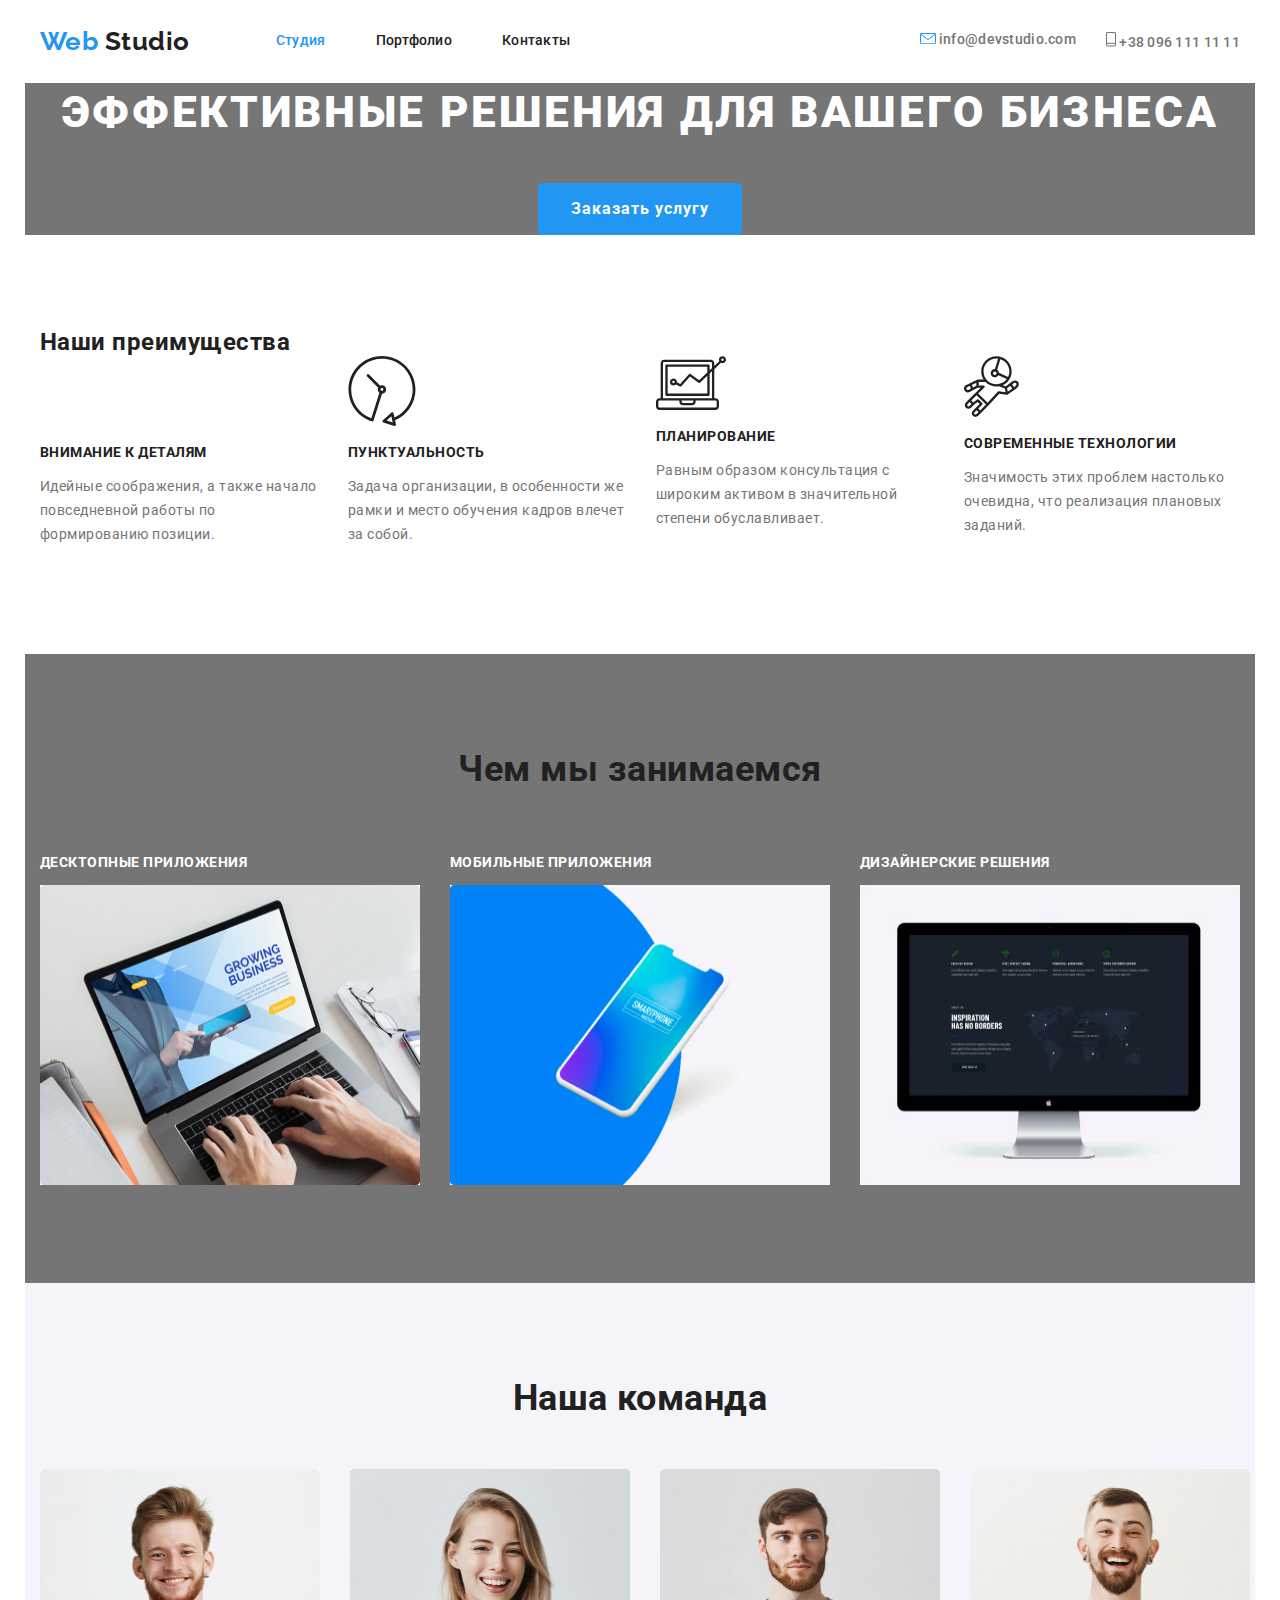
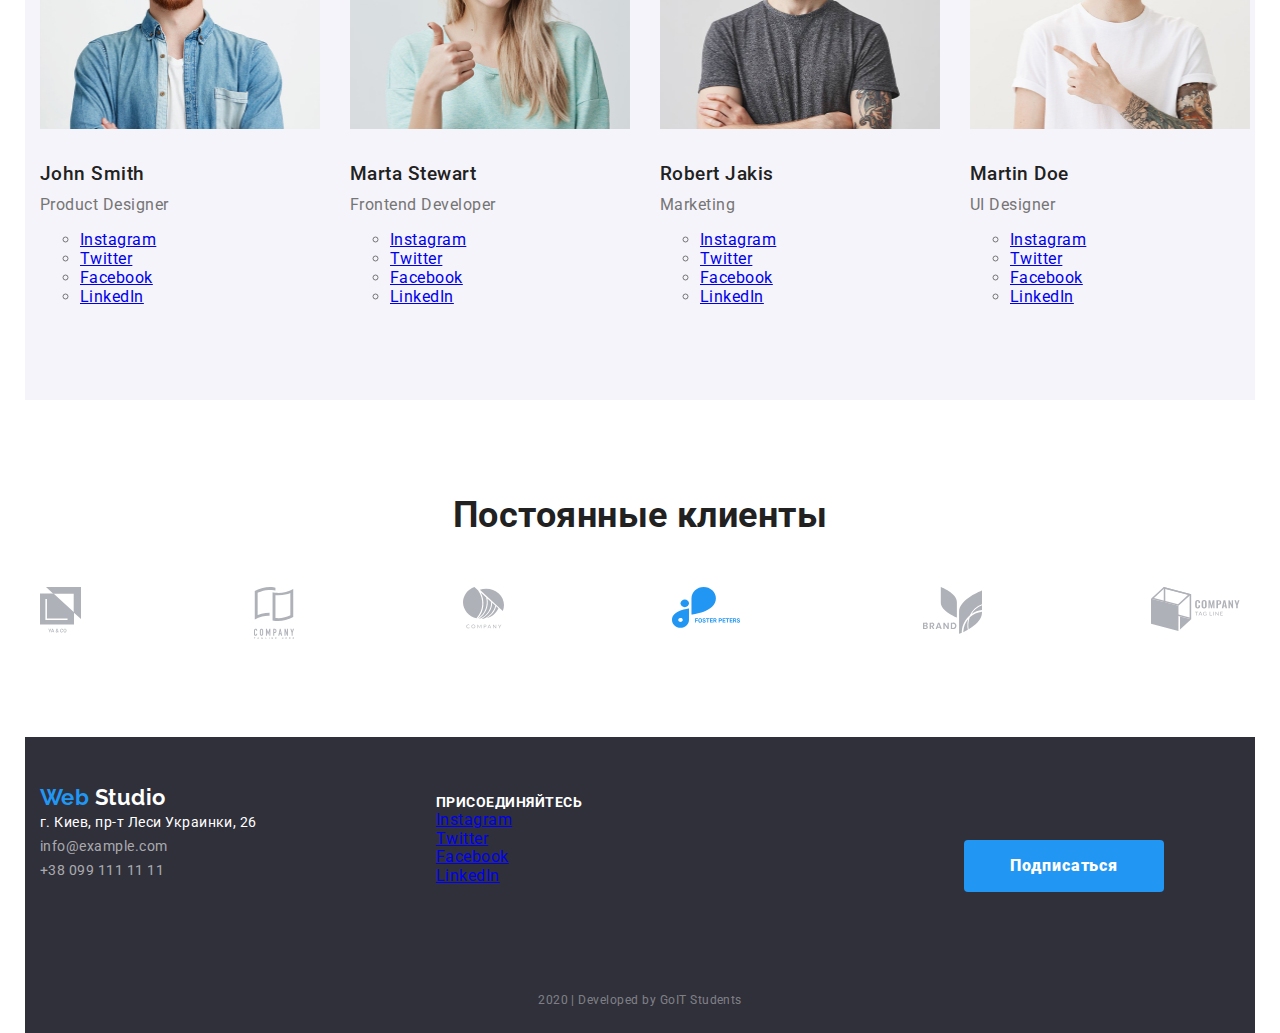
<file: index.html>
<!DOCTYPE html>
<html lang="ru">
  <head>
    <meta charset="UTF-8" />
    <meta name="viewport" content="width=device-width, initial-scale=1.0" />
    <title>Студия</title>
    <link
      href="https://fonts.googleapis.com/css2?family=Raleway:wght@700&family=Roboto:wght@400;500;700;900&display=swap"
      rel="stylesheet"
    />
    <link
      rel="stylesheet"
      href="https://cdnjs.cloudflare.com/ajax/libs/modern-normalize/0.6.0/modern-normalize.min.css"
    />
    <link rel="stylesheet" href="./css/styles.css" />
  </head>
  <body>
    <header>
      <div class="container main-nav">
        <nav class="main-nav">
          <a href="#" class="logo up">Web<span class="word"> Studio</span></a>
          <ul class="site-nav list">
            <li class="item"><a href="#" class="link current">Студия</a></li>
            <li class="item">
              <a href="./portfolio.html" class="link">Портфолио</a>
            </li>
            <li class="item"><a href="#" class="link">Контакты</a></li>
          </ul>
        </nav>

        <ul class="contacts list">
          <li class="item">
            <a href="mailto:info@devstudio.com" class="link">
              <img src="./images/envelope.svg" alt="Иконка для мейла" />
              info@devstudio.com</a
            >
          </li>
          <li class="item">
            <a href="tel:+380961111111" class="link">
              <img src="./images/mobile.svg" alt="Иконка телефона" />
              +38 096 111 11 11</a
            >
          </li>
        </ul>
      </div>
    </header>
    <main>
      <section class="hero container">
        <h1 class="hero-title">эффективные решения для вашего бизнеса</h1>
        <a href="#" class="button">Заказать услугу</a>
      </section>

      <section class="section container">
        <!-- скроем этот заголовок в CSS-->
        <h2 class="title">Наши преимущества</h2>
        <ul class="list pluses">
          <li class="option">
            <a href="#"
              ><img src="./images/vector1.svg" alt="Иконка-спутник"
            /></a>
            <h3 class="subtitle">Внимание к деталям</h3>
            <p class="text">
              Идейные соображения, а также начало повседневной работы по
              формированию позиции.
            </p>
          </li>
          <li class="option">
            <a href="#"><img src="./images/clock.svg" alt="Иконка-часы" /></a>
            <h3 class="subtitle">Пунктуальность</h3>
            <p class="text">
              Задача организации, в особенности же рамки и место обучения кадров
              влечет за собой.
            </p>
          </li>
          <li class="option">
            <a href="#"
              ><img src="./images/comp.svg" alt="Иконка-диаграмма"
            /></a>
            <h3 class="subtitle">Планирование</h3>
            <p class="text">
              Равным образом консультация с широким активом в значительной
              степени обуславливает.
            </p>
          </li>
          <li class="option">
            <a href="#"
              ><img src="./images/man.svg" alt="Иконка-космонавт"
            /></a>
            <h3 class="subtitle">Современные технологии</h3>
            <p class="text">
              Значимость этих проблем настолько очевидна, что реализация
              плановых заданий.
            </p>
          </li>
        </ul>
      </section>
      <section class="works section container">
        <h2 class="section-title">Чем мы занимаемся</h2>
        <ul class="projects list">
          <li class="unit">
            <h3 class="subtitle">Десктопные приложения</h3>
            <a href="#"
              ><img
                src="./images/desktop.jpg"
                alt="Изображение десктопного приложения"
                width="380"
                height="300"
            /></a>
          </li>
          <li class="unit">
            <h3 class="subtitle">Мобильные приложения</h3>
            <a href="#"
              ><img
                src="./images/smartphone.jpg"
                alt="Изображение смартфона"
                width="380"
                height="300"
            /></a>
          </li>
          <li class="unit">
            <h3 class="subtitle">Дизайнерские решения</h3>
            <a href="#"
              ><img
                src="./images/design.jpg"
                alt="Изображение дизайна на макете"
                width="380"
                height="300"
            /></a>
          </li>
        </ul>
      </section>
      <section class="team section container">
        <h2 class="section-title">Наша команда</h2>
        <ul class="list">
          <li class="option">
            <img
              src="./images/john.jpg"
              alt="Фото Джона Смита"
              width="280"
              height="260"
            />
            <h3 class="section-subtitle">John Smith</h3>
            <p class="item">Product Designer</p>
            <ul>
              <li>
                <a href="#" aria-label="Instagram">Instagram</a>
              </li>
              <li>
                <a href="#" aria-label="Twitter">Twitter</a>
              </li>
              <li>
                <a href="#" aria-label="Facebook">Facebook</a>
              </li>
              <li>
                <a href="#" aria-label="LinkedIn">LinkedIn</a>
              </li>
            </ul>
          </li>

          <li class="option">
            <img
              src="./images/marta.jpg"
              alt="Фото Марты Стюарт"
              width="280"
              height="260"
            />
            <h3 class="section-subtitle">Marta Stewart</h3>
            <p class="item">Frontend Developer</p>
            <ul>
              <li>
                <a href="#" aria-label="Instagram">Instagram</a>
              </li>
              <li>
                <a href="#" aria-label="Twitter">Twitter</a>
              </li>
              <li>
                <a href="#" aria-label="Facebook">Facebook</a>
              </li>
              <li>
                <a href="#" aria-label="LinkedIn">LinkedIn</a>
              </li>
            </ul>
          </li>
          <li class="option">
            <img
              src="./images/robert.jpg"
              alt="Фото Роберта Якиса"
              width="280"
              height="260"
            />
            <h3 class="section-subtitle">Robert Jakis</h3>
            <p class="item">Marketing</p>
            <ul>
              <li>
                <a href="#" aria-label="Instagram">Instagram</a>
              </li>
              <li>
                <a href="#" aria-label="Twitter">Twitter</a>
              </li>
              <li>
                <a href="#" aria-label="Facebook">Facebook</a>
              </li>
              <li>
                <a href="#" aria-label="LinkedIn">LinkedIn</a>
              </li>
            </ul>
          </li>

          <li class="option">
            <img
              src="./images/martin.jpg"
              alt="Фото Мартина Доу"
              width="280"
              height="260"
            />
            <h3 class="section-subtitle">Martin Doe</h3>
            <p class="item">UI Designer</p>
            <ul>
              <li>
                <a href="#" aria-label="Instagram">Instagram</a>
              </li>
              <li>
                <a href="#" aria-label="Twitter">Twitter</a>
              </li>
              <li>
                <a href="#" aria-label="Facebook">Facebook</a>
              </li>
              <li>
                <a href="#" aria-label="LinkedIn">LinkedIn</a>
              </li>
            </ul>
          </li>
        </ul>
      </section>
      <section class="clients section container">
        <h2 class="section-title">Постоянные клиенты</h2>
        <ul class="list">
          <li>
            <img src="./images/logo-1.svg" alt="Иконка-компании-клиента-1" />
          </li>
          <li>
            <img src="./images/logo-2.svg" alt="Иконка-компании-клиента-2" />
          </li>
          <li>
            <img src="./images/logo-3.svg" alt="Иконка-компании-клиента-3" />
          </li>
          <li>
            <img src="./images/logo-4.svg" alt="Иконка-компании-клиента-4" />
          </li>
          <li>
            <img src="./images/logo-5.svg" alt="Иконка-компании-клиента-5" />
          </li>
          <li>
            <img src="./images/logo-6.svg" alt="Иконка-компании-клиента-6" />
          </li>
        </ul>
      </section>
    </main>
    <footer class="footer container">
      <div class="down">
        <a href="#" class="logo">Web<span class="text"> Studio</span></a>
        <address class="address">
          г. Киев, пр-т Леси Украинки, 26 <br />
          <span class="contacts">
            info@example.com <br />
            +38 099 111 11 11</span
          >
        </address>
      </div>
      <div class="slogan">
        <b class="word">присоединяйтесь</b>
        <ul class="list">
          <li>
            <a href="#" aria-label="Instagram">Instagram</a>
          </li>
          <li>
            <a href="#" aria-label="Twitter">Twitter</a>
          </li>
          <li>
            <a href="#" aria-label="Facebook">Facebook</a>
          </li>
          <li>
            <a href="#" aria-label="LinkedIn">LinkedIn</a>
          </li>
        </ul>
      </div>
      <div>
        <button class="text button">Подписаться</button>
      </div>
      <div class="copy">
        <p class="copyright">2020 | Developed by GoIT Students</p>
      </div>
    </footer>
  </body>
</html>
</file>
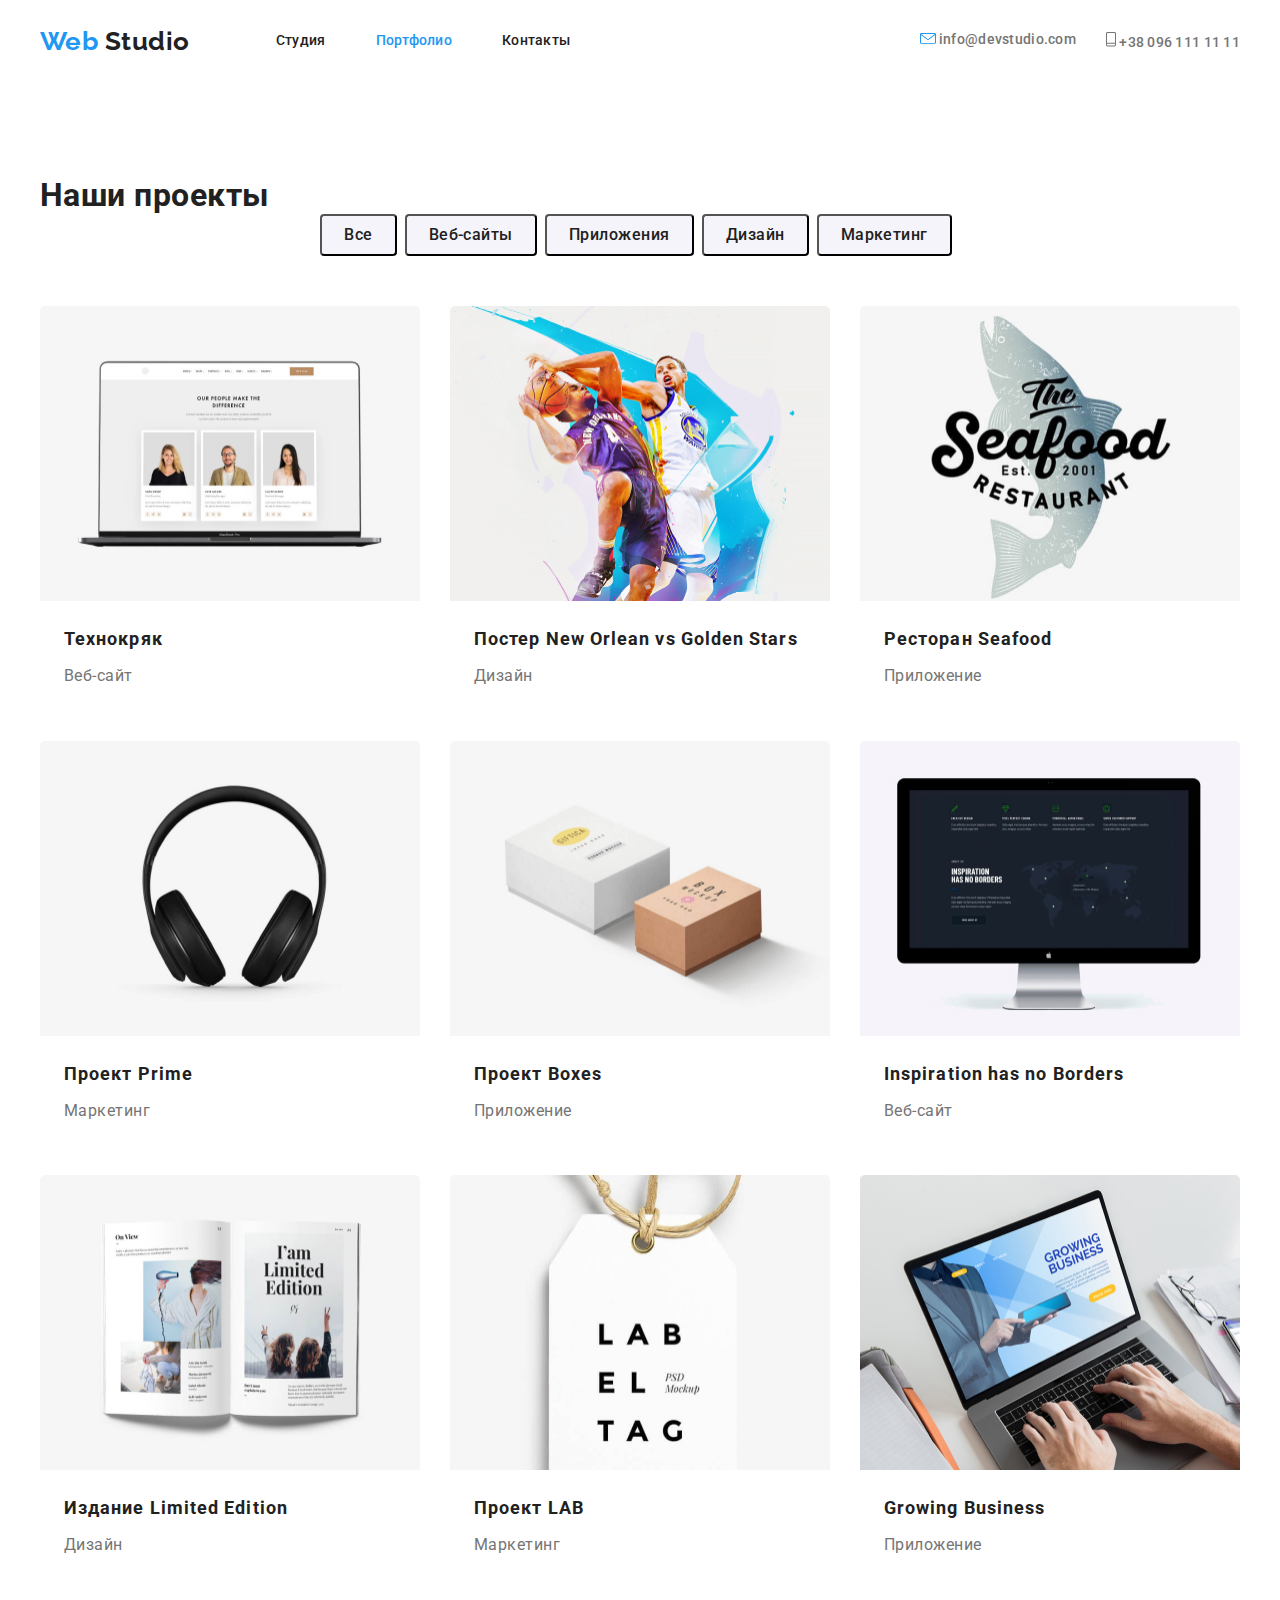
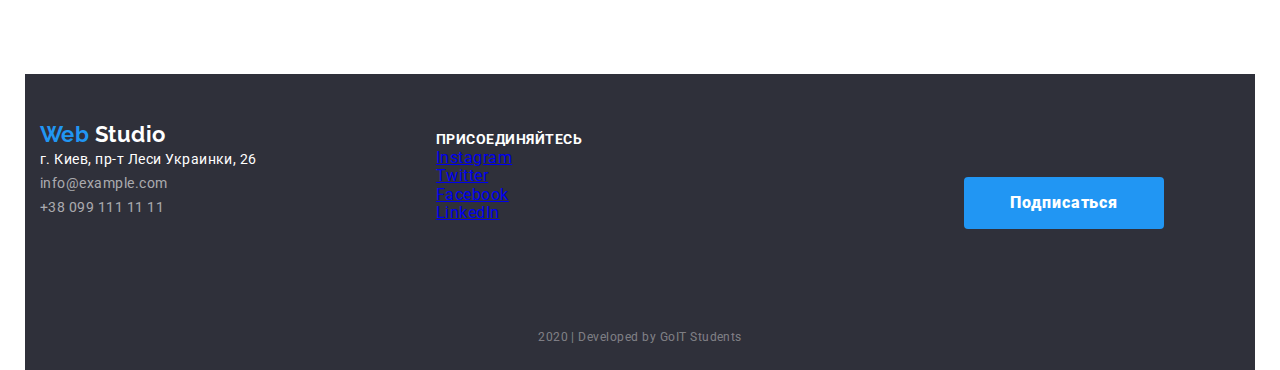
<file: portfolio.html>
<!DOCTYPE html>
<html lang="ru">
  <head>
    <meta charset="UTF-8" />
    <meta name="viewport" content="width=device-width, initial-scale=1.0" />
    <title>Студия</title>
    <link
      href="https://fonts.googleapis.com/css2?family=Raleway:wght@700&family=Roboto:wght@400;500;700;900&display=swap"
      rel="stylesheet"
    />
    <link
      rel="stylesheet"
      href="https://cdnjs.cloudflare.com/ajax/libs/modern-normalize/0.6.0/modern-normalize.min.css"
    />
    <link rel="stylesheet" href="./css/styles.css" />
  </head>

  <body>
    <header>
      <div class="container main-nav">
        <nav class="main-nav">
          <a href="./index.html" class="logo up"
            >Web<span class="word"> Studio</span></a
          >
          <ul class="site-nav list">
            <li class="item"><a href="./index.html" class="link">Студия</a></li>
            <li class="item">
              <a href="#" class="link current">Портфолио</a>
            </li>
            <li class="item"><a href="#" class="link">Контакты</a></li>
          </ul>
        </nav>

        <ul class="contacts list">
          <li class="item">
            <a href="mailto:info@devstudio.com" class="link">
              <img src="./images/envelope.svg" alt="Иконка для мейла" />
              info@devstudio.com</a
            >
          </li>
          <li class="item">
            <a href="tel:+380961111111" class="link">
              <img src="./images/mobile.svg" alt="Иконка телефона" />
              +38 096 111 11 11</a
            >
          </li>
        </ul>
      </div>
    </header>
    <main>
      <section class="container section">
        <!-- скроем заголовок в CSS -->
        <h1 class="name">Наши проекты</h1>
        <ul class="variant list">
          <li>
            <button type="button" class="button-items">Все</button>
          </li>
          <li>
            <button type="button" class="button-items">Веб-сайты</button>
          </li>
          <li>
            <button type="button" class="button-items">Приложения</button>
          </li>
          <li>
            <button type="button" class="button-items">Дизайн</button>
          </li>
          <li>
            <button type="button" class="button-items">Маркетинг</button>
          </li>
        </ul>
        <ul class="project list flex">
          <li class="element">
            <a href="#"
              ><img
                src="./images/technocryak.jpg"
                alt=""
                class="img"
                width="380"
                height="295"
            /></a>
            <h2 class="project-title list">Технокряк</h2>
            <p class="text list">Веб-сайт</p>
            <!-- <p class="text-inside">
              Технокряк это современная площадка распространения коронавируса.
              Компании используют эту платформу для цифрового шпионажа и атак на
              защищённые сервера конкурентов.
            </p> -->
          </li>
          <li class="element">
            <a href="#"
              ><img
                src="./images/poster.jpg"
                alt=""
                class="img"
                width="380"
                height="295"
            /></a>
            <h2 class="project-title list">
              Постер New Orlean vs Golden Stars
            </h2>
            <p class="text list">Дизайн</p>
            <!-- <p class="text-inside">
              Технокряк это современная площадка распространения коронавируса.
              Компании используют эту платформу для цифрового шпионажа и атак на
              защищённые сервера конкурентов.
            </p> -->
          </li>
          <li class="element">
            <a href="#"
              ><img
                src="./images/seafood.jpg"
                alt=""
                class="img"
                width="380"
                height="295"
            /></a>
            <h2 class="project-title list">Ресторан Seafood</h2>
            <p class="text list">Приложение</p>
            <!-- <p class="text-inside">
              Технокряк это современная площадка распространения коронавируса.
              Компании используют эту платформу для цифрового шпионажа и атак на
              защищённые сервера конкурентов.
            </p> -->
          </li>
          <li class="element">
            <a href="#"
              ><img
                src="./images/prime.jpg"
                alt=""
                class="img"
                width="380"
                height="295"
            /></a>
            <h2 class="project-title list">Проект Prime</h2>
            <p class="text list">Маркетинг</p>
            <!-- <p class="text-inside">
              Технокряк это современная площадка распространения коронавируса.
              Компании используют эту платформу для цифрового шпионажа и атак на
              защищённые сервера конкурентов.
            </p> -->
          </li>
          <li class="element">
            <a href="#"
              ><img
                src="./images/boxes.jpg"
                alt=""
                class="img"
                width="380"
                height="295"
            /></a>
            <h2 class="project-title list">Проект Boxes</h2>
            <p class="text list">Приложение</p>
            <!-- <p class="text-inside">
              Технокряк это современная площадка распространения коронавируса.
              Компании используют эту платформу для цифрового шпионажа и атак на
              защищённые сервера конкурентов.
            </p> -->
          </li>
          <li class="element">
            <a href="#"
              ><img
                src="./images/no-borders.jpg"
                alt=""
                class="img"
                width="380"
                height="295"
            /></a>
            <h2 class="project-title list">Inspiration has no Borders</h2>
            <p class="text list">Веб-сайт</p>
            <!--  <p class="text-inside">
              Технокряк это современная площадка распространения коронавируса.
              Компании используют эту платформу для цифрового шпионажа и атак на
              защищённые сервера конкурентов.
            </p> -->
          </li>
          <li class="element">
            <a href="#"
              ><img
                src="./images/limedition.jpg"
                alt=""
                class="img"
                width="380"
                height="295"
            /></a>
            <h2 class="project-title list">Издание Limited Edition</h2>
            <p class="text list">Дизайн</p>
            <!--  <p class="text-inside">
              Технокряк это современная площадка распространения коронавируса.
              Компании используют эту платформу для цифрового шпионажа и атак на
              защищённые сервера конкурентов.
            </p> -->
          </li>
          <li class="element">
            <a href="#"
              ><img
                src="./images/lab.jpg"
                alt=""
                class="img"
                width="380"
                height="295"
            /></a>
            <h2 class="project-title list">Проект LAB</h2>
            <p class="text list">Маркетинг</p>
            <!-- <p class="text-inside">
              Технокряк это современная площадка распространения коронавируса.
              Компании используют эту платформу для цифрового шпионажа и атак на
              защищённые сервера конкурентов.
            </p> -->
          </li>
          <li class="element">
            <a href="#"
              ><img
                src="./images/business.jpg"
                alt=""
                class="img"
                width="380"
                height="295"
            /></a>
            <h2 class="project-title list">Growing Business</h2>
            <p class="text list">Приложение</p>
            <!-- <p class="text-inside">
              Технокряк это современная площадка распространения коронавируса.
              Компании используют эту платформу для цифрового шпионажа и атак на
              защищённые сервера конкурентов.
            </p> -->
          </li>
        </ul>
      </section>
    </main>
    <footer class="footer container">
      <div class="down">
        <a href="#" class="logo">Web<span class="text"> Studio</span></a>
        <address class="address">
          г. Киев, пр-т Леси Украинки, 26 <br />
          <span class="contacts">
            info@example.com <br />
            +38 099 111 11 11</span
          >
        </address>
      </div>
      <div class="slogan">
        <b class="word">присоединяйтесь</b>
        <ul class="list">
          <li>
            <a href="#" aria-label="Instagram">Instagram</a>
          </li>
          <li>
            <a href="#" aria-label="Twitter">Twitter</a>
          </li>
          <li>
            <a href="#" aria-label="Facebook">Facebook</a>
          </li>
          <li>
            <a href="#" aria-label="LinkedIn">LinkedIn</a>
          </li>
        </ul>
      </div>
      <div>
        <button class="text button">Подписаться</button>
      </div>
    </footer>
    <div class="copy container">
      <p class="copyright">2020 | Developed by GoIT Students</p>
    </div>
  </body>
</html>
</file>
<file: css/styles.css>
:root {
  --primary-text-color: #757575;
  --title-text-color: #212121;
  --button-text-color: #ffffff;
  --accent-color: #2196f3;
  --primary-bg-color: #ffffff;
  --secondary-bg-color: #f5f4fa;
  --white-text-color: #ffffff;
  --second-portfolio-bg-color: rgba(33, 150, 243, 0.9);
  --footer-bg-color: #2f303a;
}

body {
  background-color: var(--primary-bg-color);
  color: var(--primary-text-color);
  font-family: Roboto, sans-serif;
  font-weight: 400;
  letter-spacing: 0.03em;
}

h1,
h2,
h3,
h4,
h5,
h6 {
  color: var(--title-text-color);

  font-weight: 700;
}

/* здесь храним стили для сброса стилей элемента */
.list {
  list-style: none;
  padding: 0;
  margin: 0;
}

/* цвет основного текста серый #757575 */
/* вторичный цвет текста чёрный #212121 */
/* белый #FFFFFF */
/* акцент #2196F3 */
/* акцент подвал rgba(255, 255, 255, 0.6) */
/* акцент подвал rgba(255, 255, 255, 0.4) */

/* основной цвет фона #E5E5E5
вторичный цвет фона #F5F4FA
акцент шапка фон #FFFFFF */

.container {
  width: 1230px;
  padding-left: 15px;
  padding-right: 15px;
  margin-left: auto;
  margin-right: auto;
}
/* этот класс-img создан для того чтобы избавиться от нижнего марджина картинка в 4px*/
.img {
  display: block;
}

.main-nav {
  display: flex;
  align-items: center;
}
.section {
  padding-top: 94px;
  padding-bottom: 94px;
}

.logo {
  color: var(--accent-color);
  text-decoration: none;

  font-family: Raleway, sans-serif;
  font-weight: 700;
  font-size: 26px;
  line-height: 1.19;
}
.up {
  display: block;
  padding-top: 25px;
  padding-bottom: 25px;
  margin-right: 86px;
}
.logo .word {
  color: var(--title-text-color);
}

/* для лого в футере */
.logo .text {
  color: var(--white-text-color);
}
.site-nav {
  display: flex;
}
/* задать всем, кроме последнего ребёнка 
.site-nav .item:not(:last-child) {
  margin-right: 50px;
} */
.site-nav .item + .item {
  margin-left: 50px;
}
.site-nav .link,
.contacts .link {
  font-weight: 500;
  font-size: 14px;
  line-height: 1.14;
  letter-spacing: 0.02em;
}
.site-nav .link {
  color: var(--title-text-color);
  display: block;
  padding-top: 32px;
  padding-bottom: 32px;
}
.site-nav .link.current {
  color: var(--accent-color);
}
.contacts {
  display: flex;
  margin-left: auto;
}
.contacts .item + .item {
  margin-left: 30px;
}

.contacts .link {
  display: block;
  padding-top: 32px;
  padding-bottom: 32px;

  /* color: var(--primary-text-color); */
  color: inherit;
}
.link:hover,
.link:focus,
.link {
  color: var(--accent-color);
  text-decoration: none;
}
.hero {
  text-align: center;

  /* установлен background-color: #757575; для того чтобі видно было наш белый hero-title  */
  background-color: #757575;
}

.hero-title {
  margin-top: 0;
  margin-bottom: 40px;
  color: var(--white-text-color);

  font-weight: 900;
  font-size: 44px;
  line-height: 1.36;

  letter-spacing: 0.06em;
  text-transform: uppercase;
}
.hero .button {
  font-weight: 700;
}
.pluses {
  display: flex;
}
.container .title {
  margin: 0;
  padding: 0;
}

.list .text {
  font-size: 14px;
  line-height: 1.71;
}
.pluses .subtitle {
  /*  margin-top: 30px; */
  margin-bottom: 10px;
}
.pluses .option {
  align-items: baseline;
}
.pluses .option + .option {
  margin-left: 30px;
}
.pluses .text {
  width: 278px;
}

.subtitle {
  font-size: 14px;
  line-height: 1.14;

  text-transform: uppercase;
}

.projects {
  display: flex;
}
/* установлен background-color для секции чтобы были видны заголовки*/
.works {
  background-color: #757575;
}

.projects .unit + .unit {
  margin-left: 30px;
}
.projects .subtitle {
  color: var(--white-text-color);
}

.button {
  display: inline-block;
  padding: 10px 32px;
  border-radius: 4px;
  border: 1px solid transparent;
  min-width: 200px;

  background-color: var(--accent-color);
  color: var(--button-text-color);

  font-family: inherit;
  font-size: 16px;
  line-height: 1.87;
  text-align: center;
  letter-spacing: 0.06em;

  text-decoration: none;
}

.team {
  background-color: var(--secondary-bg-color);

  font-size: 16px;
  line-height: 1.19;
}
.team .list {
  display: flex;
}
.team .option {
  align-items: baseline;
}
.team .option + .option {
  margin-left: 30px;
}
.section-title {
  padding: 0;
  margin: 0;
  margin-bottom: 50px;

  font-size: 36px;
  line-height: 1.17;
  text-align: center;
}

.section-subtitle {
  margin-top: 30px;
  margin-bottom: 10px;

  font-weight: 500;
}
.team .item {
  margin: 0px 0px 16px;
}
.clients .list {
  display: flex;
  justify-content: space-between;
}
.footer {
  display: flex;
  flex-wrap: wrap;

  background-color: var(--footer-bg-color);
}
.down {
  padding: 48px 0px 28px;
  margin-right: 179px;
}
.down .logo {
  font-size: 22px;
  line-height: 1.18;
}

.address .contacts {
  color: rgba(255, 255, 255, 0.6);
}
.address {
  color: var(--white-text-color);

  font-style: normal;
  font-size: 14px;
  line-height: 1.71;
}
.slogan {
  padding-top: 56px;
}
.slogan .word {
  color: var(--white-text-color);

  font-size: 14px;
  line-height: 1.14;

  text-transform: uppercase;
}
.text.button {
  margin: 103px 0px 50px 382px;

  font-weight: 900;
}
.copy {
  margin-left: auto;
  margin-right: auto;

  background-color: var(--footer-bg-color);
}
.copyright {
  margin: 0;
  padding: 46px 0px 21px;
  color: rgba(255, 255, 255, 0.4);

  font-size: 12px;
  line-height: 2;
  text-align: center;
}
/*  */

/*  */

/*  */

/*  */
/* Стили для страницы Portfolio */

.button-items {
  padding: 6px 22px;

  min-width: 73px;
  border-radius: 4px;
  background-color: var(--secondary-bg-color);
  color: var(--title-text-color);

  font-family: inherit;
  font-weight: 500;
  font-size: 16px;
  line-height: 1.62;
  letter-spacing: 0.03em;
}
.button-items:hover,
.button-items:focus {
  background-color: var(--accent-color);
  color: var(--button-text-color);
}
.variant {
  display: flex;
}

.container .variant {
  justify-content: center;
}

/* не работает на кнопках */
/* .list .button-items + .button-items {
  margin-left: 8px;
} */
.list .button-items {
  margin-right: 8px;
  margin-bottom: 50px;
}

.flex {
  display: flex;
  flex-wrap: wrap;
}
.element {
  display: block;
}
.flex .element {
  width: 380px;
  margin-right: 30px;
  margin-bottom: 30px;
}
.flex .element:nth-child(3n) {
  margin-right: 0;
}
.flex .element:nth-last-child(-n + 3) {
  margin-bottom: 0;
}
.container .name {
  margin: 0;
}

.project-title {
  padding: 20px 0px 4px 24px;

  font-size: 18px;
  line-height: 2;

  letter-spacing: 0.06em;
}

.project .list {
  background-color: var(--primary-bg-color);
}

.project .text {
  padding: 0px 0px 20px 24px;

  font-size: 16px;
  line-height: 1.87;
}

.project .text-inside {
  color: var(--white-text-color);
  background-color: var(--second-portfolio-bg-color);

  font-size: 18px;
  line-height: 1.56;
}
</file>
